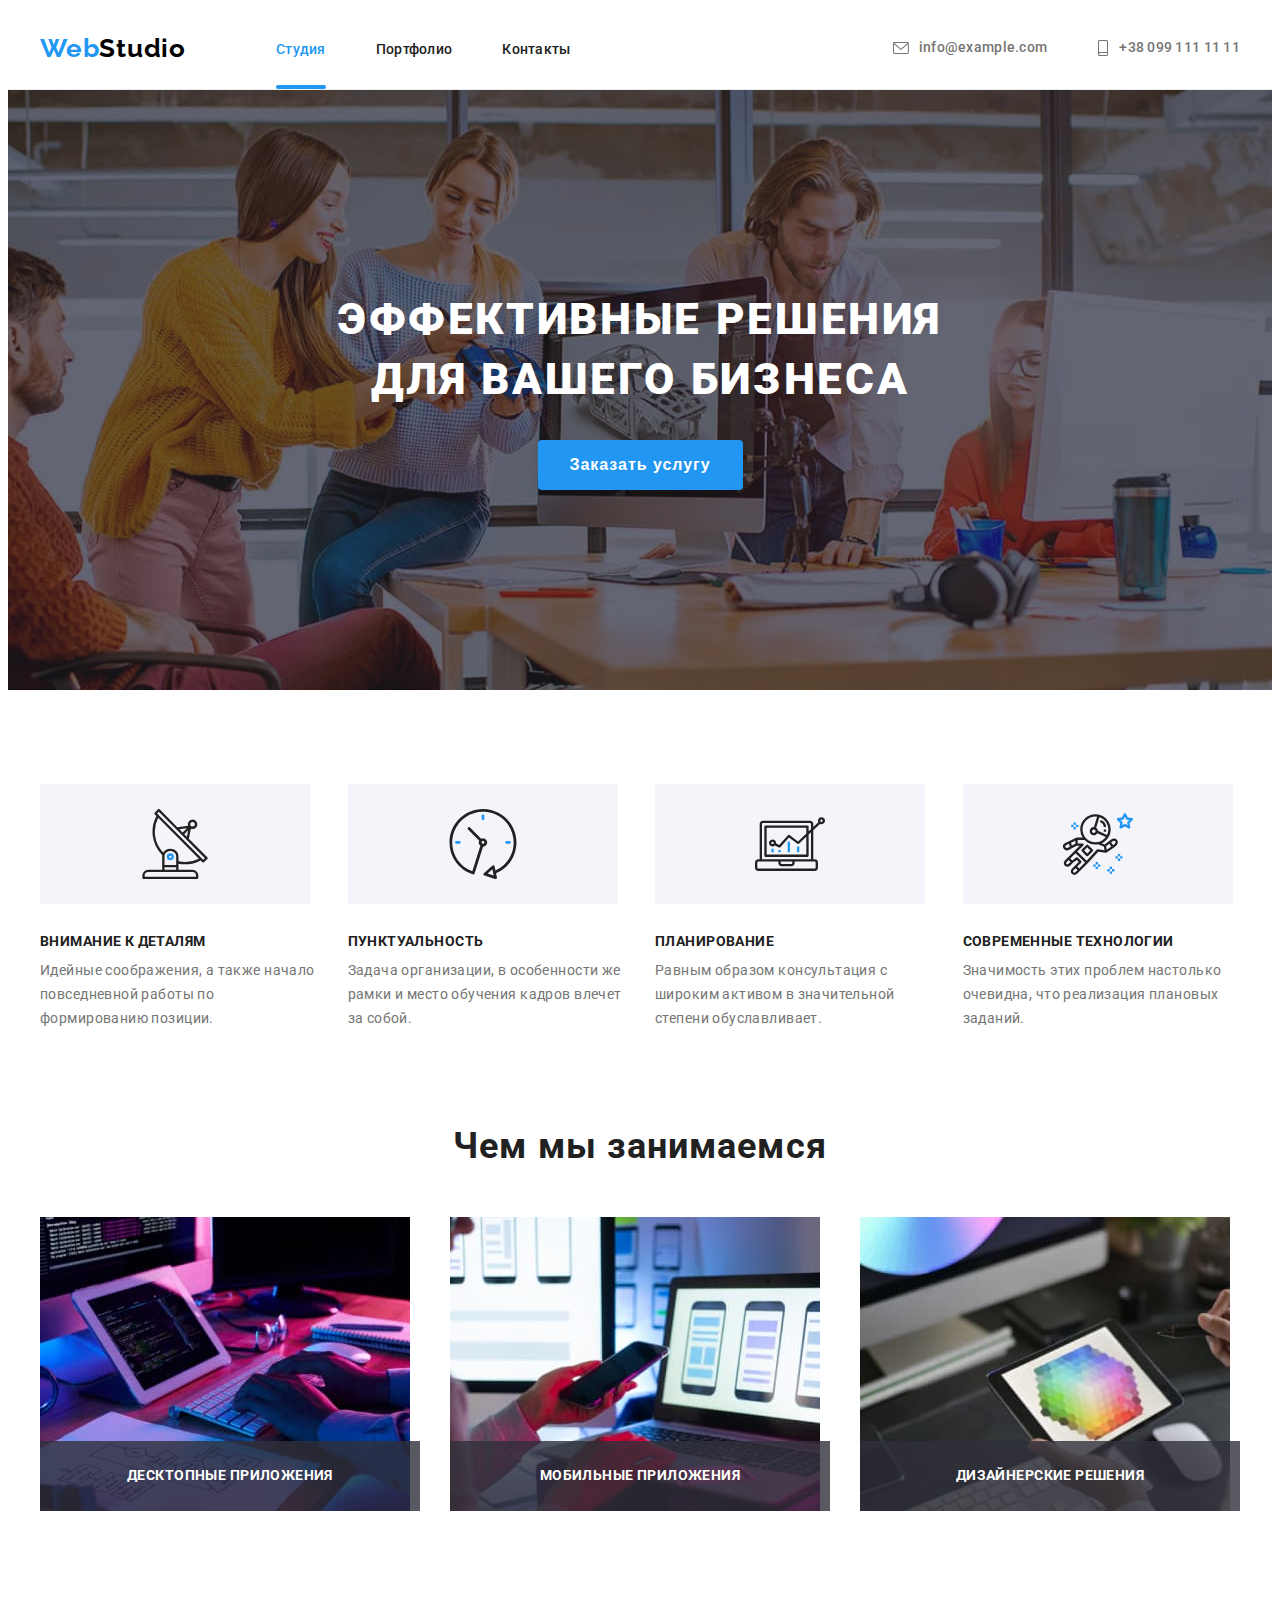
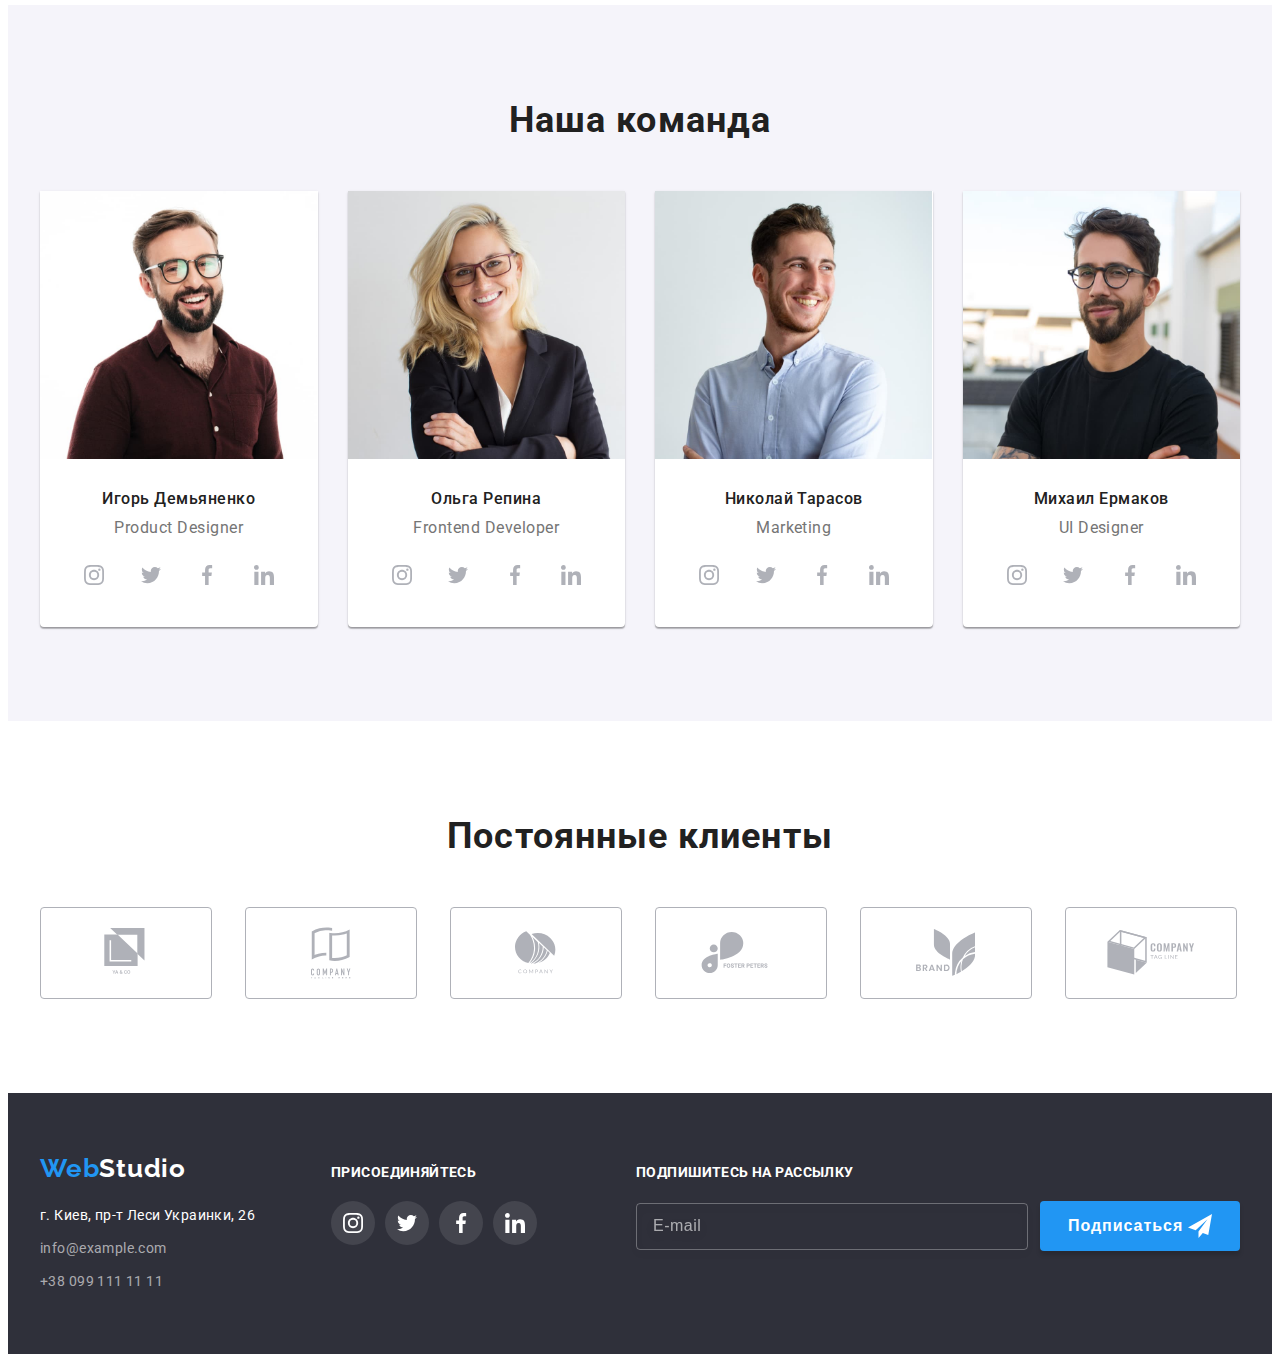
<file: index.html>
<!DOCTYPE html>
<html lang="ru">
<head>
    <meta charset="UTF-8">
    <meta http-equiv="X-UA-Compatible" content="IE=edge">
    <meta name="viewport" content="width=device-width, initial-scale=1.0">
    <title>WebStudio</title>
    <link rel="stylesheet" href="https://cdnjs.cloudflare.com/ajax/libs/modern-normalize/1.0.0/modern-normalize.css" integrity="sha512-Zx6MlUMKSVJoQ+83OwhdILe8cSEsCzfqThJd7J/VA2UrK6Ctj85p+xzqfyuNXE5B1k25uUdmJ2OzItbBy9GHAQ==" crossorigin="anonymous" />
    <link rel="preconnect" href="https://fonts.gstatic.com">
    <link href="https://fonts.googleapis.com/css2?family=Raleway:wght@700&family=Roboto:wght@400;500;700;900&display=swap" rel="stylesheet">
    <link rel="stylesheet" href="./css/styles.css">
</head>
<body>
    <header class="header">
        <div class="container">
            <nav class="header-navigation">
                <a class="link logo" href="/" lang="en">Web<span class="logo-text-white-theme">Studio</span></a>
                <ul class="list navigation-list">
                    <li class="navigation-item">
                        <a class="link navigation-link active-link" href="./index.html">Студия</a>
                    </li>
                    <li class="navigation-item">
                        <a class="link navigation-link" href="./portfolio.html">Портфолио</a>
                    </li>
                    <li class="navigation-item">
                        <a class="link navigation-link" href="">Контакты</a>
                    </li>
                </ul>
            </nav>
            <ul class="list contacts">
                <li class="contacts-item-mail"><a class="link contacts-link" href="mailto:info@example.com" lang="en">
                    <svg class="envelope-img">
                        <use href="./img/icons.svg#envelope" width=16px height=12px></use>
                    </svg>info@example.com</a></li>
                <li class="contacts-item-tel"><a class="link contacts-link" href="tel:+380991111111"><svg class="smartphone-img">
                    <use href="./img/icons.svg#smartphone" width=12px height=16px></use>
                </svg>+38 099 111 11 11</a></li>
            </ul>           
        </div>
    </header>
    <main class="main-container">
    <!--HERO-->
        <section class="hero">
            <div class="container hero-position">
                <h1 class="hero-title">Эффективные решения для вашего бизнеса</h1>
                <button class="modal-btn" type="button" data-modal-open>Заказать услугу</button>
            </div>
            
        </section>
    <!--ADVANTAGE-->
        <section class="advantage">
            <div class="container">
                <h2 class="visually-hidden">Advantage</h2>
                <ul class="list advantage-list">
                    <li class="advantage-item">
                        <div class="advantage-img-box">
                            <svg width=70px height=70px>
                                <use href="./img/icons.svg#antenna"></use>
                            </svg>
                        </div>
                        <h3 class="advantage-item-title">Внимание к деталям</h3>
                        <p class="advantage-item-text">Идейные соображения, а также начало повседневной работы по формированию позиции.</p>
                    </li>
                    <li class="advantage-item">
                        <div class="advantage-img-box">
                            <svg width=70px height=70px>
                                <use href="./img/icons.svg#clock"></use>
                            </svg>
                        </div>
                        <h3 class="advantage-item-title">Пунктуальность</h3>
                        <p class="advantage-item-text">Задача организации, в особенности же рамки и место обучения кадров влечет за собой.</p>
                    </li>
                    <li class="advantage-item">
                        <div class="advantage-img-box">
                            <svg width=70px height=70px>
                                <use href="./img/icons.svg#diagram"></use>
                            </svg>
                        </div>
                        <h3 class="advantage-item-title">Планирование</h3>
                        <p class="advantage-item-text">Равным образом консультация с широким активом в значительной степени обуславливает.</p>
                    </li>
                    <li class="advantage-item">
                        <div class="advantage-img-box">
                            <svg width=70px height=70px>
                                <use href="./img/icons.svg#astronaut"></use>
                            </svg>
                        </div>
                        <h3 class="advantage-item-title">Современные технологии</h3>
                        <p class="advantage-item-text">Значимость этих проблем настолько очевидна, что реализация плановых заданий.</p>
                    </li>
                </ul>
            </div>
        </section>
    <!--GALLERY-->
        <section class="gallery">
            <div class="container">
                <h2 class="title gt-title">Чем мы занимаемся</h2>
                <ul class="list gallery-list">
                    <li class="gallery-item">
                        <img class="gallery-img" src="./img/gallery/img-1.jpg" alt="Написание кода сайта">
                        <div class="text-container">
                            <p class="gallery-text">Десктопные приложения</p>
                        </div>
                    </li>
                    <li class="gallery-item">
                        <img class="gallery-img" src="./img/gallery/img-2.jpg" alt="Тестирование сайта на смартфоне">
                        <div class="text-container">
                            <p class="gallery-text">Мобильные приложения</p>
                        </div>
                    </li>
                    <li class="gallery-item">
                        <img class="gallery-img" src="./img/gallery/img-3.jpg" alt="Палитра цветов на планшете">
                        <div class="text-container">
                            <p class="gallery-text">Дизайнерские решения</p>
                        </div>
                    </li>
                </ul>
            </div>
        </section>
    <!--TEAM-->
        <section class="team section">
            <div class="container">
                <h2 class="title gt-title">Наша команда</h2>
                <ul class="list team-list">
                    <li class="team-item">
                        <img class="team-img" src="./img/team/img-t-1.jpg" alt="Мужчина в бордовой рубашке с бородой">
                        <div class="team-subscribe">
                            <h3 class="team-item-title">Игорь Демьяненко</h3>
                            <p class="team-position" lang="en">Product Designer</p>
                            <ul class="list social-list">
                                <li class="social-list-item">
                                    <a href="" class="social-list-link link">
                                        <svg class="social-list-icon" width=20px height=20px>
                                            <use href="./img/icons.svg#instagram"></use>
                                        </svg>
                                    </a>
                                </li>
                                <li class="social-list-item">
                                    <a href="" class="social-list-link link">
                                        <svg class="social-list-icon" width=20px height=20px>
                                            <use href="./img/icons.svg#twitter"></use>
                                        </svg>
                                    </a>
                                </li>
                                <li class="social-list-item">
                                    <a href="" class="social-list-link link">
                                        <svg class="social-list-icon" width=20px height=20px>
                                            <use href="./img/icons.svg#facebook"></use>
                                        </svg>
                                    </a>
                                </li>
                                <li class="social-list-item">
                                    <a href="" class="social-list-link link">
                                        <svg class="social-list-icon" width=20px height=20px>
                                            <use href="./img/icons.svg#linkedin"></use>
                                        </svg>
                                    </a>
                                </li>
                            </ul>
                        </div>
                    </li>
                    <li class="team-item">
                        <img class="team-img" src="./img/team/img-t-2.jpg" alt="Женщина в черном пиджаке и очках">
                        <div class="team-subscribe">
                            <h3 class="team-item-title">Ольга Репина</h3>
                            <p class="team-position" lang="en">Frontend Developer</p>
                            <ul class="list social-list">
                                <li class="social-list-item">
                                    <a href="" class="social-list-link link">
                                        <svg class="social-list-icon" width=20px height=20px>
                                            <use href="./img/icons.svg#instagram"></use>
                                        </svg>
                                    </a>
                                </li>
                                <li class="social-list-item">
                                    <a href="" class="social-list-link link">
                                        <svg class="social-list-icon" width=20px height=20px>
                                            <use href="./img/icons.svg#twitter"></use>
                                        </svg>
                                    </a>
                                </li>
                                <li class="social-list-item">
                                    <a href="" class="social-list-link link">
                                        <svg class="social-list-icon" width=20px height=20px>
                                            <use href="./img/icons.svg#facebook"></use>
                                        </svg>
                                    </a>
                                </li>
                                <li class="social-list-item">
                                    <a href="" class="social-list-link link">
                                        <svg class="social-list-icon" width=20px height=20px>
                                            <use href="./img/icons.svg#linkedin"></use>
                                        </svg>
                                    </a>
                                </li>
                            </ul>
                        </div>
                    </li>
                    <li class="team-item">
                        <img class="team-img" src="./img/team/img-t-3.jpg" alt="Мужчина в голубой рубакше">
                        <div class="team-subscribe">
                            <h3 class="team-item-title">Николай Тарасов</h3>
                            <p class="team-position" lang="en">Marketing</p>
                            <ul class="list social-list">
                                <li class="social-list-item">
                                    <a href="" class="social-list-link link">
                                        <svg class="social-list-icon" width=20px height=20px>
                                            <use href="./img/icons.svg#instagram"></use>
                                        </svg>
                                    </a>
                                </li>
                                <li class="social-list-item">
                                    <a href="" class="social-list-link link">
                                        <svg class="social-list-icon" width=20px height=20px>
                                            <use href="./img/icons.svg#twitter"></use>
                                        </svg>
                                    </a>
                                </li>
                                <li class="social-list-item">
                                    <a href="" class="social-list-link link">
                                        <svg class="social-list-icon" width=20px height=20px>
                                            <use href="./img/icons.svg#facebook"></use>
                                        </svg>
                                    </a>
                                </li>
                                <li class="social-list-item">
                                    <a href="" class="social-list-link link">
                                        <svg class="social-list-icon" width=20px height=20px>
                                            <use href="./img/icons.svg#linkedin"></use>
                                        </svg>
                                    </a>
                                </li>
                            </ul>
                        </div>
                    </li>
                    <li class="team-item">
                        <img class="team-img" src="./img/team/img-t-4.jpg" alt="Мужчина в очках, черной футболке и с бородой">
                        <div class="team-subscribe">
                            <h3 class="team-item-title">Михаил Ермаков</h3>
                            <p class="team-position" lang="en">UI Designer</p>
                            <ul class="list social-list">
                                <li class="social-list-item">
                                    <a href="" class="social-list-link link">
                                        <svg class="social-list-icon" width=20px height=20px>
                                            <use href="./img/icons.svg#instagram"></use>
                                        </svg>
                                    </a>
                                </li>
                                <li class="social-list-item">
                                    <a href="" class="social-list-link">
                                        <svg class="social-list-icon" width=20px height=20px>
                                            <use href="./img/icons.svg#twitter"></use>
                                        </svg>
                                    </a>
                                </li>
                                <li class="social-list-item">
                                    <a href="" class="social-list-link link">
                                        <svg class="social-list-icon" width=20px height=20px>
                                            <use href="./img/icons.svg#facebook"></use>
                                        </svg>
                                    </a>
                                </li>
                                <li class="social-list-item">
                                    <a href="" class="social-list-link link">
                                        <svg class="social-list-icon" width=20px height=20px>
                                            <use href="./img/icons.svg#linkedin"></use>
                                        </svg>
                                    </a>
                                </li>
                            </ul>
                        </div>
                    </li>
                </ul>
            </div>
        </section>
        <section class="section regular-customers">
            <div class="container">
                <h2 class="title rc-title">Постоянные клиенты</h2>
                <ul class="list regular-customers-list">
                    <li class="regular-customers-item">
                        <a class="customers-link" href="">
                            <svg class="cust-img" width=45px height=49px>
                                <use href="./img/icons.svg#first-company"></use>
                            </svg>
                        </a>
                    </li>
                    <li class="regular-customers-item">
                        <a class="customers-link" href="">
                            <svg class="cust-img" width=40px height=52px>
                                <use href="./img/icons.svg#second-company"></use>
                            </svg>
                        </a>
                    </li>
                    <li class="regular-customers-item">
                        <a class="customers-link" href="">
                            <svg class="cust-img" width=41px height=43px>
                                <use href="./img/icons.svg#third-company"></use>
                            </svg>
                        </a>
                    </li>
                    <li class="regular-customers-item">
                        <a class="customers-link" href="">
                            <svg class="cust-img" width=80px height=42px>
                                <use href="./img/icons.svg#fourth-company"></use>
                            </svg>
                        </a>
                    </li>
                    <li class="regular-customers-item">
                        <div class="customers-img-box">
                        <a class="customers-link" href="">
                            <svg class="cust-img" width=59px height=47px>
                                <use href="./img/icons.svg#fifth-company"></use>
                            </svg>
                        </a>
                        </div>
                    </li>
                    <li class="regular-customers-item">
                        <a class="customers-link" href="">
                            <svg class="cust-img" width=88px height=45px>
                               <use href="./img/icons.svg#sixth-company"></use>
                            </svg>
                        </a>
                    </li>
                </ul>
            </div>
        </section>
    </main>
    <footer class="footer">
        <div class="container footer-elements">
            <div class="address-container">
            <a class="link logo footer-logo" href="/" lang="en">Web<span class="logo-text-dark-theme">Studio</span></a>
            <address class="address">
                <ul class="list contact-info">
                    <li class="contact-info-item">
                        <a class="link contact-info-location" href="https://goo.gl/maps/8V9FkgbPoYz4gnN9A" target="_blank" rel="noopener noreferrer">г. Киев, пр-т Леси Украинки, 26</a>
                    </li>
                    <li class="contact-info-item">
                        <a class="link contact-info-connection" href="mailto:info@example.com" lang="en">info@example.com</a>
                    </li>
                    <li class="contact-info-item">
                        <a class="link contact-info-connection" href="tel:+380991111111">+38 099 111 11 11</a>
                    </li>
                </ul>
            </address>
            </div>
            <div class="social-container">
            <b class="social-title">присоединяйтесь</b>
            <ul class="list social-list">
                <li class="social-list-item">
                    <a href="" class="link social-list-link footer-link">
                        <svg class="social-list-icon footer-icon" width=20px height=20px>
                            <use href="./img/icons.svg#instagram"></use>
                        </svg>
                    </a>
                </li>
                <li class="social-list-item">
                    <a href="" class="link social-list-link footer-link">
                        <svg class="social-list-icon footer-icon" width=20px height=20px>
                            <use href="./img/icons.svg#twitter"></use>
                        </svg>
                    </a>
                </li>
                <li class="social-list-item">
                    <a href="" class="link social-list-link footer-link">
                        <svg class="social-list-icon footer-icon" width=20px height=20px>
                            <use href="./img/icons.svg#facebook"></use>
                        </svg>
                    </a>
                </li>
                <li class="social-list-item">
                    <a href="" class="link social-list-link footer-link">
                        <svg class="social-list-icon footer-icon" width=20px height=20px>
                            <use href="./img/icons.svg#linkedin"></use>
                        </svg>
                    </a>
                </li>
            </ul>
            </div>
            <div class="footer-form">
                <b class="social-title">Подпишитесь на рассылку</b>
                <form>
                    <label class="form-field">
                        <input type="email" class="form-input" name="e-mail" placeholder="E-mail">
                    </label>
                    <button class="modal-btn-footer" type="submit">Подписаться
                        <svg class="button-send-icon" width=24px height=24px>
                            <use href="./img/icons.svg#send"></use>
                        </svg>
                    </button>
                </form>
            </div>
        </div>
    </footer>
        <div class="backdrop is-hidden" data-modal>
            <div class="modal">
                <button class="modal-btn-close" type="button" data-modal-close>
                    <svg width=18px height=18px>
                        <use href="./img/icons.svg#close"></use>
                    </svg>
                </button>
                <div class="modal-container">
                    <b class="modal-title">Оставьте свои данные, мы вам перезвоним</b>
                    <form action="#" class="modal-form" autocomplete="off">
                        <label class="modal-label">
                            <span class="modal-text">Имя</span>
                            <span class="modal-wrapper">
                                <input type="text" class="modal-input" name="name" required>
                                <svg class="modal-icon" width=18px height=18px>
                                    <use href="./img/icons.svg#name"></use>
                                </svg>
                            </span>
                        </label>
                        <label class="modal-label">
                            <span class="modal-text">Телефон</span>
                            <span class="modal-wrapper">
                                <input type="tel" class="modal-input" name="tel" required>
                                <svg class="modal-icon" width=18px height=18px>
                                    <use href="./img/icons.svg#tel"></use>
                                </svg>
                            </span>
                        </label>
                        <label class="modal-label">
                            <span class="modal-text">Почта</span>
                            <span class="modal-wrapper">
                                <input type="email" class="modal-input" name="mail">
                                <svg class="modal-icon" width=18px height=18px>
                                    <use href="./img/icons.svg#mail"></use>
                                </svg>
                            </span>
                        </label>
                        <label class="modal-label modal-wrapper">
                            <span class="modal-text">Комментарий</span>
                            <textarea name="comment" class="modal-input comment" placeholder="Введите текст"></textarea>
                        </label>
                        <div class="modal-box">
                            <input type="checkbox" id="contract-terms" name="contract-terms" class="contract-terms visually-hidden">
                            <label for="contract-terms" class="contract-terms-desc">Соглашаюсь с рассылкой и принимаю&nbsp;<a href="" class="link contract">Условия договора</a></label>
                        </div>
                        <button type="submit" class="modal-btn">Отправить</button>
                    </form>
                </div>
            </div>
        </div>
    <script src="./js/modal.js"></script>
</body>
</html>
</file>
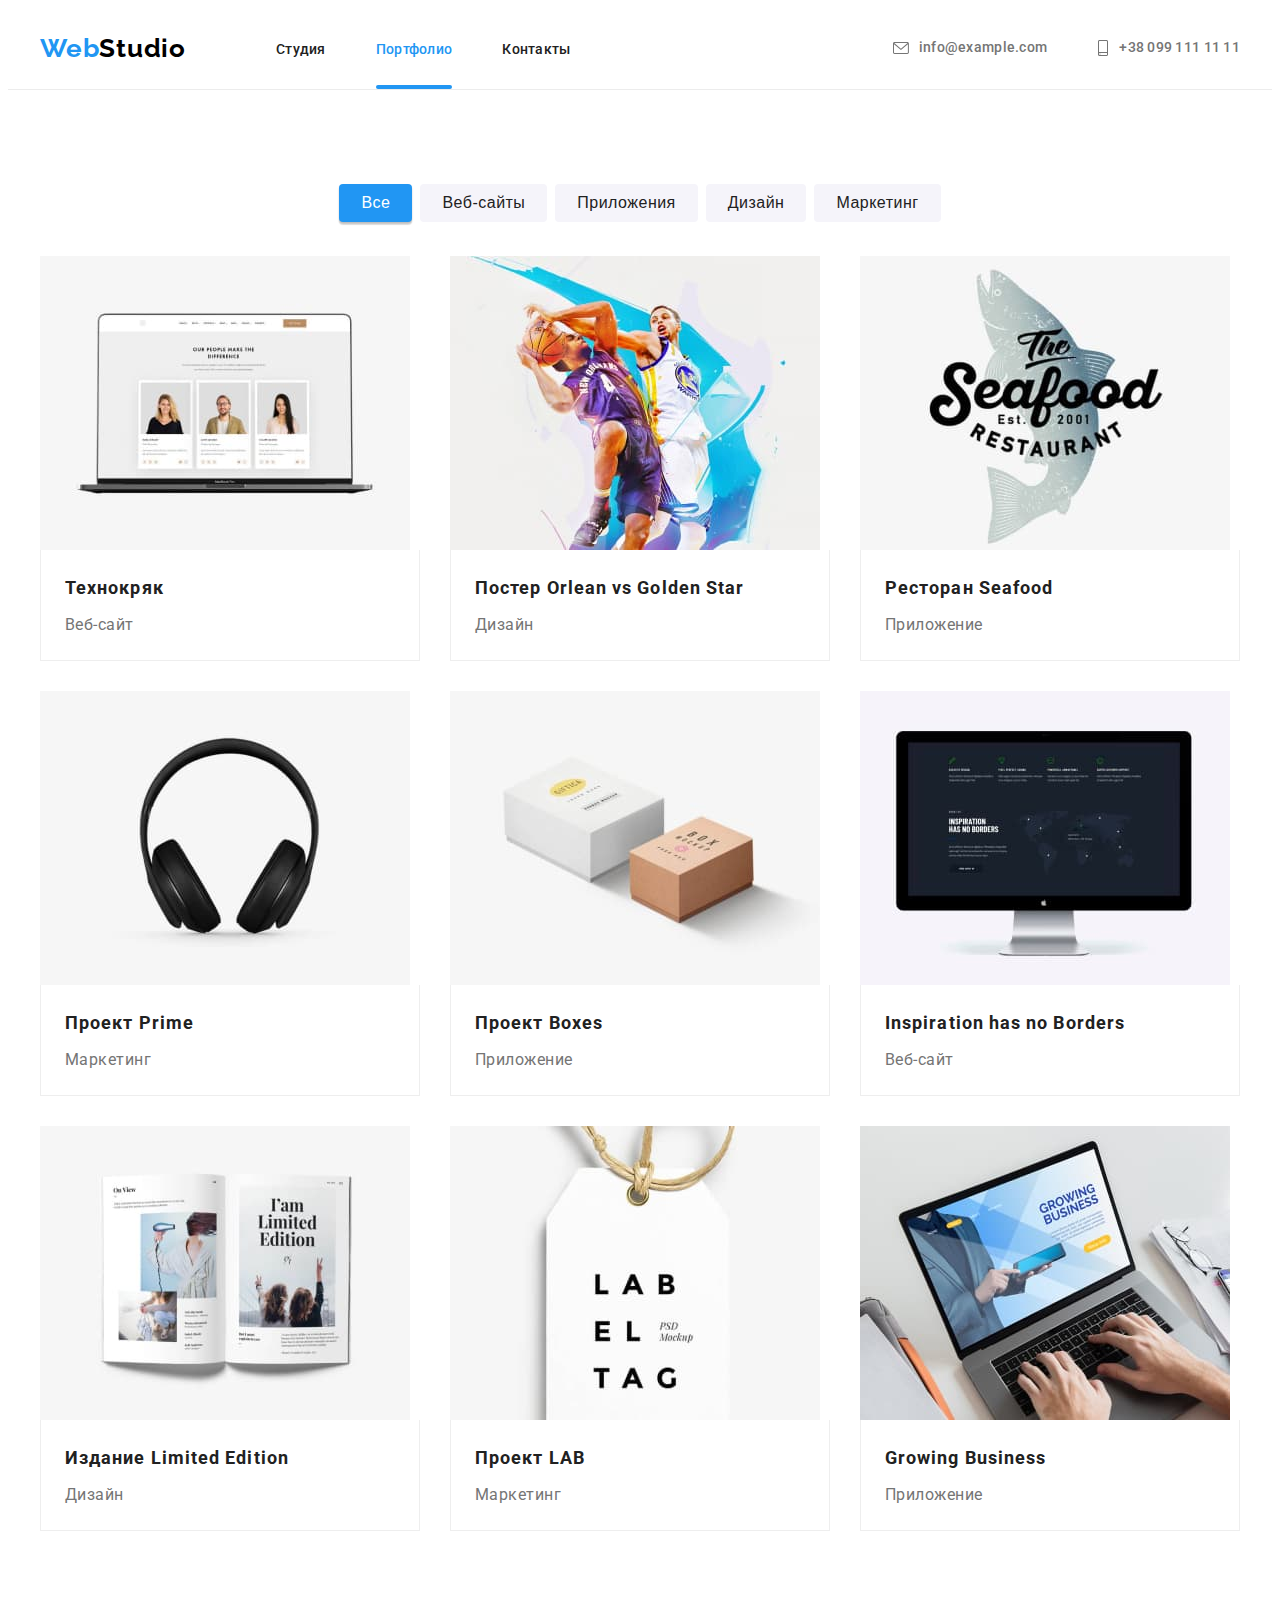
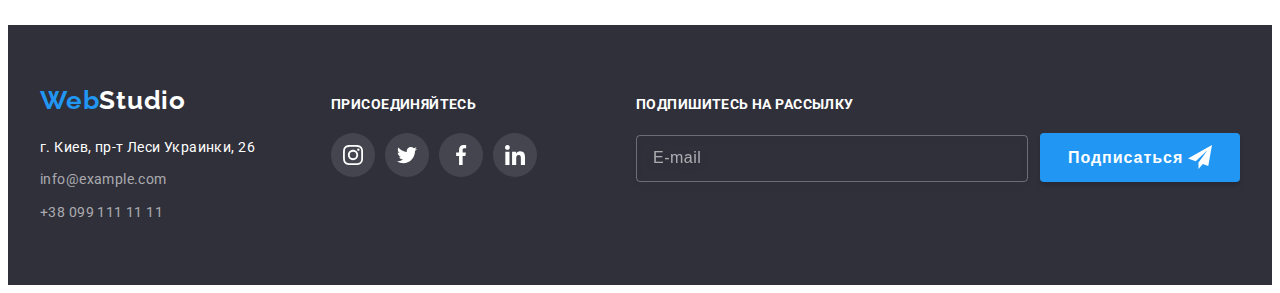
<file: portfolio.html>
<!DOCTYPE html>
<html lang="ru">
<head>
    <meta charset="UTF-8">
    <meta http-equiv="X-UA-Compatible" content="IE=edge">
    <meta name="viewport" content="width=device-width, initial-scale=1.0">
    <title>Portfolio</title>
    <link rel="stylesheet" href="https://cdnjs.cloudflare.com/ajax/libs/modern-normalize/1.0.0/modern-normalize.css" integrity="sha512-Zx6MlUMKSVJoQ+83OwhdILe8cSEsCzfqThJd7J/VA2UrK6Ctj85p+xzqfyuNXE5B1k25uUdmJ2OzItbBy9GHAQ==" crossorigin="anonymous" />
    <link rel="preconnect" href="https://fonts.gstatic.com">
    <link href="https://fonts.googleapis.com/css2?family=Raleway:wght@700&family=Roboto:wght@400;500;700;900&display=swap" rel="stylesheet">
    <link rel="stylesheet" href="./css/styles.css">
</head>
<body>
    <header class="header">
        <div class="container">
            <nav class="header-navigation">
                <a class="link logo" href="/" lang="en">Web<span class="logo-text-white-theme">Studio</span></a>
                <ul class="list navigation-list">
                    <li class="navigation-item">
                        <a class="link navigation-link" href="./index.html">Студия</a>
                    </li>
                    <li class="navigation-item">
                        <a class="link navigation-link active-link" href="./portfolio.html">Портфолио</a>
                    </li>
                    <li class="navigation-item">
                        <a class="link navigation-link" href="">Контакты</a>
                    </li>
                </ul>
            </nav>
            <ul class="list contacts">
                <li class="contacts-item-mail"><a class="link contacts-link" href="mailto:info@example.com" lang="en">
                        <svg class="envelope-img">
                            <use href="./img/icons.svg#envelope"></use>
                        </svg>info@example.com</a></li>
                <li class="contacts-item-tel"><a class="link contacts-link" href="tel:+380991111111"><svg class="smartphone-img">
                            <use href="./img/icons.svg#smartphone"></use>
                        </svg>+38 099 111 11 11</a></li>
            </ul>
        </div>
    </header>
    <main class="portfolio-main">
    <!--WORK CATEGORIES-->
    <section class="work-categories">
        <div class="container">
    <!--FILTER BUTTONS-->
            <h1 class="visually-hidden">Портфолио</h1>
            <ul class="list filter-buttons-menu">
                <li class="filter-buttons-item">
                    <button class="filter-buttons btn-all" type="button">Все</button>
                </li>
                <li class="filter-buttons-item">
                    <button class="filter-buttons" type="button">Веб-сайты</button>
                </li>
                <li class="filter-buttons-item">
                    <button class="filter-buttons" type="button">Приложения</button>
                </li>
                <li class="filter-buttons-item">
                    <button class="filter-buttons" type="button">Дизайн</button>
                </li>
                <li class="filter-buttons-item">
                    <button class="filter-buttons" type="button">Маркетинг</button>
                </li>
            </ul>
            <ul class="list work-categories-list">
                <li class="work-categories-item">
                    <a class="link work-categories-link" href="">
                        <div class="description-box">
                            <img class="work-categories-img" src="./img/work-categories/img-work-categories-1.jpg" alt="Ноутбук с открытым сайтом">
                            <p class="overlay">Технокряк это современная площадка распространения коронавируса. Компании используют эту платформу для цифрового шпионажа и атак на защищённые сервера конкурентов.</p>
                        </div>
                        <div class="work-categories-description">
                            <h2 class="work-categories-title">Технокряк</h2>
                            <p class="work-categories-product">Веб-сайт</p>
                        </div>
                    </a>
                </li>
                <li class="work-categories-item">
                    <a class="link work-categories-link" href="">
                        <div class="description-box">
                            <img class="work-categories-img" src="./img/work-categories/img-work-categories-2.jpg" alt="Два баскетболиста с мячом">
                                <p class="overlay">Технокряк это современная площадка распространения коронавируса. Компании используют эту платформу для цифрового шпионажа и атак на защищённые сервера конкурентов.</p>
                        </div>
                        <div class="work-categories-description">
                            <h2 class="work-categories-title">Постер <span lang="en">Orlean vs Golden Star</span></h2>
                            <p class="work-categories-product">Дизайн</p>
                        </div>
                    </a>
                </li>
                <li class="work-categories-item">
                    <a class="link work-categories-link" href="">
                        <div class="description-box">
                            <img class="work-categories-img" src="./img/work-categories/img-work-categories-3.jpg" alt="Логотип ресторана">
                            <p class="overlay">Технокряк это современная площадка распространения коронавируса. Компании используют эту платформу для цифрового шпионажа и атак на защищённые сервера конкурентов.</p>
                        </div>
                        <div class="work-categories-description">
                            <h2 class="work-categories-title">Ресторан <span lang="en">Seafood</span></h2>
                            <p class="work-categories-product">Приложение</p>
                        </div>
                    </a>
                </li>
                <li class="work-categories-item">
                    <a class="link work-categories-link" href="">
                        <div class="description-box">
                            <img class="work-categories-img" src="./img/work-categories/img-work-categories-4.jpg" alt="Наушники">
                            <p class="overlay">Технокряк это современная площадка распространения коронавируса. Компании используют эту платформу для цифрового шпионажа и атак на защищённые сервера конкурентов.</p>
                        </div>
                        <div class="work-categories-description">
                            <h2 class="work-categories-title">Проект <span lang="en">Prime</span></h2>
                            <p class="work-categories-product">Маркетинг</p>
                        </div>
                    </a>
                </li>
                <li class="work-categories-item">
                    <a class="link work-categories-link" href="">
                        <div class="description-box">
                            <img class="work-categories-img" src="./img/work-categories/img-work-categories-5.jpg" alt="Две небольших коробки">
                            <p class="overlay">Технокряк это современная площадка распространения коронавируса. Компании используют эту платформу для цифрового шпионажа и атак на защищённые сервера конкурентов.</p>
                        </div>
                        <div class="work-categories-description">
                            <h2 class="work-categories-title">Проект <span lang="en">Boxes</span></h2>
                            <p class="work-categories-product">Приложение</p>
                        </div>
                    </a>
                </li>
                <li class="work-categories-item">
                    <a class="link work-categories-link" href="">
                        <div class="description-box">
                            <img class="work-categories-img" src="./img/work-categories/img-work-categories-6.jpg" alt="Монитор с открытым сайтом">
                            <p class="overlay">Технокряк это современная площадка распространения коронавируса. Компании используют эту платформу для цифрового шпионажа и атак на защищённые сервера конкурентов.</p>
                        </div>
                        <div class="work-categories-description">
                            <h2 class="work-categories-title" lang="en">Inspiration has no Borders</h2>
                            <p class="work-categories-product">Веб-сайт</p>
                        </div>
                    </a>
                </li>
                <li class="work-categories-item">
                    <a class="link work-categories-link" href="">
                        <div class="description-box">
                            <img class="work-categories-img" src="./img/work-categories/img-work-categories-7.jpg"
                                alt="Развернутая книга с изображениями">
                            <p class="overlay">Технокряк это современная площадка распространения коронавируса. Компании используют эту платформу для цифрового шпионажа и атак на защищённые сервера конкурентов.</p>
                        </div>
                        <div class="work-categories-description">
                            <h2 class="work-categories-title">Издание <span lang="en">Limited Edition</span></h2>
                            <p class="work-categories-product">Дизайн</p>
                        </div>
                    </a>
                </li>
                <li class="work-categories-item">
                    <a class="link work-categories-link" href="">
                        <div class="description-box">
                            <img class="work-categories-img" src="./img/work-categories/img-work-categories-8.jpg"
                                alt="Бирка на веревочке с логотипом проэкта">
                            <p class="overlay">Технокряк это современная площадка распространения коронавируса. Компании используют эту платформу для цифрового шпионажа и атак на защищённые сервера конкурентов.</p>
                        </div>
                        <div class="work-categories-description">
                            <h2 class="work-categories-title">Проект <span lang="en">LAB</span></h2>
                            <p class="work-categories-product">Маркетинг</p>
                        </div>
                    </a>
                </li>
                <li class="work-categories-item">
                    <a class="link work-categories-link" href="">
                        <div class="description-box">
                            <img class="work-categories-img" src="./img/work-categories/img-work-categories-9.jpg"
                                alt="Человек работает за ноутбуком с открытим приложением">
                            <p class="overlay">Технокряк это современная площадка распространения коронавируса. Компании используют эту платформу для цифрового шпионажа и атак на защищённые сервера конкурентов.</p>
                        </div>
                        <div class="work-categories-description">
                            <h2 class="work-categories-title" lang="en">Growing Business</h2>
                            <p class="work-categories-product">Приложение</p>
                        </div>
                    </a>
                </li>
            </ul>
        </div>
    </section>
    </main>
    <footer class="footer">
        <div class="container footer-elements">
            <div class="address-container">
                <a class="link logo footer-logo" href="/" lang="en">Web<span class="logo-text-dark-theme">Studio</span></a>
                <address class="address">
                    <ul class="list contact-info">
                        <li class="contact-info-item">
                            <a class="link contact-info-location" href="https://goo.gl/maps/8V9FkgbPoYz4gnN9A"
                                target="_blank" rel="noopener noreferrer">г. Киев, пр-т Леси Украинки, 26</a>
                        </li>
                        <li class="contact-info-item">
                            <a class="link contact-info-connection" href="mailto:info@example.com"
                                lang="en">info@example.com</a>
                        </li>
                        <li class="contact-info-item">
                            <a class="link contact-info-connection" href="tel:+380991111111">+38 099 111 11 11</a>
                        </li>
                    </ul>
                </address>
            </div>
            <div class="social-container">
                <b class="social-title">присоединяйтесь</b>
                <ul class="list social-list">
                    <li class="social-list-item">
                        <a href="" class="link social-list-link footer-link">
                            <svg class="social-list-icon footer-icon" width=20px height=20px>
                                <use href="./img/icons.svg#instagram"></use>
                            </svg>
                        </a>
                    </li>
                    <li class="social-list-item">
                        <a href="" class="link social-list-link footer-link">
                            <svg class="social-list-icon footer-icon" width=20px height=20px>
                                <use href="./img/icons.svg#twitter"></use>
                            </svg>
                        </a>
                    </li>
                    <li class="social-list-item">
                        <a href="" class="link social-list-link footer-link">
                            <svg class="social-list-icon footer-icon" width=20px height=20px>
                                <use href="./img/icons.svg#facebook"></use>
                            </svg>
                        </a>
                    </li>
                    <li class="social-list-item">
                        <a href="" class="link social-list-link footer-link">
                            <svg class="social-list-icon footer-icon" width=20px height=20px>
                                <use href="./img/icons.svg#linkedin"></use>
                            </svg>
                        </a>
                    </li>
                </ul>
            </div>
            <div class="footer-form">
                <b class="social-title">Подпишитесь на рассылку</b>
                <form>
                    <label class="form-field">
                        <input type="email" class="form-input" name="e-mail" placeholder="E-mail">
                    </label>
                    <button class="modal-btn-footer" type="input">Подписаться
                        <svg class="button-send-icon" width=24px height=24px>
                            <use href="./img/icons.svg#send"></use>
                        </svg>
                    </button>
                </form>
            </div>
            </div>
        </div>
    </footer>
</body>
</html>
</file>
<file: css/styles.css>
/*================COMMON STYLES================*/
:root {
  --main-font: 'Roboto', sans-serif;
  --secondary-font: 'Raleway', sans-serif;
  --accent-color: #2196f3;
  --main-color: #ffffff;
  --second-color: #000;
  --title-color: #212121;
  --link-color: #757575;
  --background-color: #f5f4fa;
  --background-section-color: #2f303a;
  --box-shadow-color: rgba(0, 0, 0, 0.15);
  --contact-info-conection-color: rgba(255, 255, 255, 0.6);
  --line-color: #ececec;
  --work-categories-color: #eeeeee;
  --border-color: #afb1b8;
  --section-pt: 94px;
  --section-pb: 94px;
  --animation-timing-function: cubic-bezier(0.4, 0, 0.2, 1);
}

body {
  font-family: var(--main-font);
  background-color: var(--main-color);
}

h1,
h2,
h3,
h4,
h5,
h6,
p {
  margin: 0;
}

ul,
ol {
  margin: 0;
  padding: 0;
}

img {
  display: block;
  max-width: 100%;
}

.visually-hidden {
  position: absolute !important;
  clip: rect(1px 1px 1px 1px); /* IE6, IE7 */
  clip: rect(1px, 1px, 1px, 1px);
  padding: 0 !important;
  border: 0 !important;
  height: 1px !important;
  width: 1px !important;
  overflow: hidden;
}

.link {
  text-decoration: none;
}

.list {
  list-style: none;
}

.address {
  font-style: normal;
}

.title {
  font-weight: bold;
  font-size: 36px;
  line-height: 1.17;
  text-align: center;
  letter-spacing: 0.03em;
  color: var(--title-color);
}

.backdrop {
  position: fixed;
  top: 0;
  left: 0;
  opacity: 1;
  width: 100%;
  height: 100%;
  background-color: rgba(0, 0, 0, 0.2);
  transition: opacity 250ms var(--animation-timing-function);
}

.is-hidden {
  opacity: 0;
  pointer-events: none;
}

.backdrop.is-hidden .modal {
  transform: translate(-50%, -50%) scale(0.9);
}

.modal {
  position: absolute;
  top: 50%;
  left: 50%;
  transform: translate(-50%, -50%) scale(1);
  transition: transform 250ms var(--animation-timing-function);
  width: 528px;
  height: 582px;
  background: var(--main-color);
  box-shadow: 0px 1px 3px rgba(0, 0, 0, 0.12), 0px 1px 1px rgba(0, 0, 0, 0.14), 0px 2px 1px rgba(0, 0, 0, 0.2);
  border-radius: 4px;
}

.modal-btn {
  font-weight: bold;
  font-size: 16px;
  line-height: 1.87;
  letter-spacing: 0.06em;
  color: var(--main-color);
  cursor: pointer;
  background: var(--accent-color);
  box-shadow: 0px 4px 4px var(--box-shadow-color);
  border-radius: 4px;
  border-style: none;
  padding: 10px 32px;
  align-self: center;
}

.modal-container {
  padding: 40px;
}

.modal-form {
  display: flex;
  flex-direction: column;
}

.modal-title {
  display: block;
  text-align: center;
  margin-bottom: 12px;
  font-weight: bold;
  font-size: 20px;
  line-height: 1.15;
  letter-spacing: 0.03em;
  color: var(--title-color);
}

.modal-label {
  margin-bottom: 10px;
}

.modal-text {
  display: block;
  margin-bottom: 4px;
  font-size: 12px;
  line-height: 1.17;
  letter-spacing: 0.01em;
  color: var(--link-color);
}

.modal-input {
  display: block;
  width: 100%;
  border: 1px solid rgba(83, 74, 74, 0.2);
  border-radius: 4px;
  padding: 11px 12px;
  padding-left: 42px;
  outline: none;
  transition: border-color 250ms var(--animation-timing-function);
}

.modal-wrapper {
  position: relative;
  display: block;
}

.modal-wrapper:focus-within > .modal-icon {
  fill: var(--accent-color);
}

.modal-wrapper:focus-within > .modal-input {
  border-color: var(--accent-color);
}

.modal-icon {
  position: absolute;
  top: 50%;
  left: 12px;
  transform: translateY(-50%);
  transition: fill 250ms var(--animation-timing-function);
}

.comment {
  resize: none;
  height: 120px;
  margin-bottom: 20px;
  padding: 12px 16px;
  font-size: 12px;
  line-height: 1.17;
  letter-spacing: 0.01em;
}

.comment::placeholder {
  font-size: 12px;
  line-height: 1.17;
  letter-spacing: 0.01em;
  color: rgba(117, 117, 117, 0.5);
}

.contract-terms-desc {
  display: inline-flex;
  align-items: center;
  font-size: 14px;
  line-height: 1.71;
  letter-spacing: 0.03em;
  color: var(--link-color);
  margin-bottom: 30px;
}

.contract-terms-desc::before {
  display: block;
  content: '';
  width: 16px;
  height: 15px;
  margin-right: 8px;
  border: 2px solid var(--title-color);
  border-radius: 2px;
  cursor: pointer;
  transition: background-color 250ms var(--animation-timing-function),
    background-image 250ms var(--animation-timing-function), border-color 250ms var(--animation-timing-function);
}

.contract-terms:focus + .contract-terms-desc::before {
  box-shadow: 0 0 0 2px black;
}

.contract-terms:checked + .contract-terms-desc::before {
  background-color: var(--accent-color);
  background-image: url(../img/check.svg);
  background-size: contain;
  background-origin: border-box;
  border-color: var(--accent-color);
  box-shadow: 0 0 0 2px transparent;
}

.contract {
  font-size: 14px;
  line-height: 1.71;
  letter-spacing: 0.03em;
  text-decoration-line: underline;
  color: var(--accent-color);
}

.contract-terms {
  margin-bottom: 30px;
}

.modal-box {
  display: flex;
  text-align: center;
}

.modal-btn-close {
  display: inline-flex;
  position: absolute;
  right: 8px;
  top: 8px;
  width: 30px;
  height: 30px;
  justify-content: center;
  align-items: center;
  padding: 0;
  cursor: pointer;
  border-radius: 50%;
  border: 1px solid rgba(0, 0, 0, 0.1);
  background-color: var(--main-color);
  transition: fill 250ms var(--animation-timing-function);
}

.modal-btn-close:hover,
.modal-btn-close:focus {
  fill: var(--accent-color);
}

.container {
  width: 1200px;
  margin: 0 auto;
  padding-left: 15px;
  padding-right: 15px;
}

.section {
  padding-top: var(--section-pt);
  padding-bottom: var(--section-pb);
}

.social-list {
  display: flex;
  justify-content: space-between;
}

.social-list-icon {
  fill: var(--border-color);
  transition: fill 250ms var(--animation-timing-function);
}

.social-list-link {
  display: flex;
  justify-content: center;
  align-items: center;
  width: 44px;
  height: 44px;
  border-radius: 50%;
  background-color: transparent;
  transition: background-color 250ms var(--animation-timing-function);
}

.social-list-link:hover,
.social-list-link:focus {
  background-color: var(--accent-color);
}

.social-list-link:focus .social-list-icon,
.social-list-link:hover .social-list-icon {
  fill: var(--main-color);
}

/*========HEADER========*/
.header {
  background-color: var(--main-color);
  border-bottom: var(--line-color) solid 1px;
}
.header .container {
  display: flex;
  align-items: center;
}
.header-navigation {
  display: flex;
  align-items: center;
}

.navigation-list {
  display: flex;
  align-items: center;
}

.active-link::after {
  position: absolute;
  bottom: 0;
  left: 0;
  width: 100%;
  height: 4px;
  content: '';
  background-color: var(--accent-color);
  border-radius: 2px;
  overflow: hidden;
}

.logo {
  font-family: var(--secondary-font);
  font-weight: 700;
  font-size: 26px;
  line-height: 1.19;
  letter-spacing: 0.03em;
  color: var(--accent-color);
  padding-top: 25px;
  padding-bottom: 25px;
  margin-right: 90px;
}

.logo-text-white-theme {
  color: var(--second-color);
}

.logo-text-dark-theme {
  color: var(--main-color);
}

.navigation-link {
  position: relative;
  font-weight: 500;
  font-size: 14px;
  line-height: 1.14;
  letter-spacing: 0.02em;
  padding-top: 32px;
  padding-bottom: 32px;
  color: var(--title-color);
  transition: color 250ms var(--animation-timing-function);
}

.navigation-link:hover,
.navigation-link:focus {
  color: var(--accent-color);
}

.active-link {
  color: var(--accent-color);
}

.navigation-item:not(:last-child) {
  margin-right: 50px;
}

.contacts {
  display: flex;
  margin-left: auto;
}

.contacts-item-mail {
  margin-right: 50px;
}

.contacts-link {
  display: flex;
  align-items: center;
  font-weight: 500;
  font-size: 14px;
  line-height: 1.14;
  letter-spacing: 0.02em;
  padding-top: 32px;
  padding-bottom: 32px;
  color: var(--link-color);
  fill: var(--link-color);
  transition: color 250ms, fill 250ms var(--animation-timing-function);
}

.envelope-img {
  width: 16px;
  height: 12px;
  margin-right: 10px;
}

.smartphone-img {
  width: 12px;
  height: 16px;
  margin-right: 10px;
}

.contacts-link:hover,
.contacts-link:focus {
  color: var(--accent-color);
  fill: var(--accent-color);
}
/*========END HEADER========*/

/*========FOOTER========*/
.footer {
  background: var(--background-section-color);
  padding-top: 60px;
  padding-bottom: 60px;
}

.footer-logo {
  margin-bottom: 20px;
  display: block;
  padding: 0;
  margin-right: 0;
}

.contact-info-location {
  font-size: 14px;
  line-height: 1.71;
  letter-spacing: 0.03em;
  color: var(--main-color);
}

.contact-info-connection {
  font-size: 14px;
  line-height: 1.71;
  letter-spacing: 0.03em;
  color: var(--contact-info-conection-color);
}

.contact-info-item:not(:last-child) {
  margin-bottom: 9px;
}

.footer-elements {
  display: flex;
  align-items: baseline;
  justify-content: space-between;
}

.address-container {
  margin-right: 70px;
}

.social-container {
  min-width: 206px;
  margin-right: 93px;
}

.social-title {
  display: block;
  font-size: 14px;
  line-height: 1.14;
  letter-spacing: 0.03em;
  text-transform: uppercase;
  color: var(--main-color);
  margin-bottom: 20px;
}

.form-field {
  position: relative;
}

.form-input {
  width: 358px;
  margin-right: 8px;
  color: var(--main-color);
  border: 1px solid rgba(255, 255, 255, 0.3);
  filter: drop-shadow(0px 4px 4px rgba(0, 0, 0, 0.15));
  border-radius: 4px;
  background-color: transparent;
  padding: 15px 16px;
  outline: none;
}

.form-input::placeholder {
  font-size: 16px;
  line-height: 1.25;
  letter-spacing: 0.03em;
  color: rgba(255, 255, 255, 0.6);
}

.modal-btn-footer {
  display: inline-flex;
  justify-content: space-between;
  align-items: center;
  min-width: 200px;
  font-weight: bold;
  font-size: 16px;
  line-height: 1.87;
  letter-spacing: 0.06em;
  color: var(--main-color);
  cursor: pointer;
  background: var(--accent-color);
  box-shadow: 0px 4px 4px var(--box-shadow-color);
  border-radius: 4px;
  border-style: none;
  padding: 10px 28px;
  fill: var(--main-color);
}

.footer-link {
  background-color: rgba(255, 255, 255, 0.1);
}

.footer-icon {
  fill: var(--main-color);
}
/*========END FOOTER========*/
/*================END COMMON STYLES================*/

/*================STUDIO================*/
/*========HERO========*/
.hero {
  margin: 0 auto;
  background-color: var(--background-section-color);
  background-image: linear-gradient(to bottom, rgba(47, 48, 58, 0.4), rgba(47, 48, 58, 0.4)), url(../img/hero/bg.jpg);
  background-repeat: no-repeat;
  background-position: center;
  max-width: 1600px;
  background-size: cover;
}

.hero-title {
  font-weight: 900;
  font-size: 44px;
  line-height: 1.36;
  text-align: center;
  letter-spacing: 0.06em;
  text-transform: uppercase;
  color: var(--main-color);
  max-width: 696px;
  margin: 0 auto;
  margin-bottom: 30px;
}

.hero-position {
  padding-top: 200px;
  padding-bottom: 200px;
  text-align: center;
}
/*========END HERO========*/

/*========ADVANTAGE========*/
.advantage {
  background-color: var(--main-color);
  padding-top: 94px;
  padding-bottom: 47px;
}

.advantage-img-box {
  display: flex;
  align-items: center;
  justify-content: center;
  width: 270px;
  height: 120px;
  background-color: var(--background-color);
  margin-bottom: 30px;
}
.advantage-list {
  display: flex;
  flex-wrap: wrap;
  margin-left: -30px;
  margin-top: -30px;
}

.advantage-item {
  margin-top: 30px;
  margin-left: 30px;
  flex-basis: calc(100% / 4 - 30px);
}

.advantage-item-title {
  font-weight: bold;
  font-size: 14px;
  line-height: 1.14;
  letter-spacing: 0.03em;
  text-transform: uppercase;
  color: var(--title-color);
  margin-bottom: 10px;
}

.advantage-item-text {
  font-size: 14px;
  line-height: 1.71;
  letter-spacing: 0.03em;
  color: var(--link-color);
}
/*========END ADVANTAGE========*/

/*========GALLERY========*/
.gallery {
  background-color: var(--main-color);
  padding-top: 47px;
  padding-bottom: 94px;
}

.gt-title {
  margin-bottom: 50px;
}

.gallery-list {
  display: flex;
  flex-wrap: wrap;
  margin-top: -30px;
  margin-left: -30px;
}

.gallery-item {
  margin-top: 30px;
  margin-left: 30px;
  flex-basis: calc(100% / 3 - 30px);
  position: relative;
}

.text-container {
  background: rgba(47, 48, 58, 0.8);
  padding-top: 27px;
  padding-bottom: 27px;
  position: absolute;
  bottom: 0px;
  width: 100%;
}

.gallery-text {
  display: block;
  font-weight: bold;
  font-size: 14px;
  line-height: 1.14;
  text-align: center;
  letter-spacing: 0.03em;
  text-transform: uppercase;
  color: var(--main-color);
}
/*========END GALLERY========*/

/*========TEAM========*/
.team {
  background-color: var(--background-color);
}

.team-list {
  display: flex;
  flex-wrap: wrap;
  margin-top: -30px;
  margin-left: -30px;
}

.team-item {
  margin-top: 30px;
  margin-left: 30px;
  flex-basis: calc(100% / 4 - 30px);
  background-color: var(--main-color);
  box-shadow: 0px 1px 3px rgba(0, 0, 0, 0.12), 0px 1px 1px rgba(0, 0, 0, 0.14), 0px 2px 1px rgba(0, 0, 0, 0.2);
  border-radius: 0px 0px 4px 4px;
}

.team-item-title {
  font-weight: 500;
  font-size: 16px;
  line-height: 1.19;
  text-align: center;
  letter-spacing: 0.03em;
  color: var(--title-color);
  margin-bottom: 10px;
}

.team-position {
  font-size: 16px;
  line-height: 1.19;
  text-align: center;
  letter-spacing: 0.03em;
  color: var(--link-color);
  margin-bottom: 16px;
}

.team-subscribe {
  padding: 30px 32px;
}
/*========END TEAM========*/

/*========REGULAR CUSTOMERS========*/
.regular-customers {
  background-color: var(--main-color);
}

.rc-title {
  margin-bottom: 50px;
}

.regular-customers-list {
  display: flex;
  flex-wrap: wrap;
  margin-top: -30px;
  margin-left: -30px;
}

.regular-customers-item {
  margin-top: 30px;
  margin-left: 30px;
  flex-basis: calc(100% / 6 - 30px);
}

.customers-link {
  display: flex;
  justify-content: center;
  align-items: center;
  width: 170px;
  height: 90px;
  background: transparent;
  border: 1px solid var(--border-color);
  border-radius: 4px;
  transition: border-color 250ms var(--animation-timing-function);
}

.cust-img {
  fill: var(--border-color);
  transition: fill 250ms var(--animation-timing-function);
}

.customers-link:hover,
.customers-link:focus {
  border-color: var(--accent-color);
}

.customers-link:hover .cust-img,
.customers-link:focus .cust-img {
  fill: var(--accent-color);
}
/*========END REGULAR CUSTOMERS========*/

/*================END STUDIO================*/

/*================PORTFOLIO================*/
.work-categories {
  padding-top: var(--section-pt);
  padding-bottom: var(--section-pb);
}

/*========FILTER BUTTONS========*/
.filter-buttons {
  border-radius: 4px;
  border-style: none;
  background-color: var(--background-color);
  color: var(--title-color);
  font-weight: 500;
  font-size: 16px;
  line-height: 1.62;
  text-align: center;
  letter-spacing: 0.03em;
  padding: 6px 22px;
  transition: background-color 250ms, color 250ms, box-shadow 250ms var(--animation-timing-function);
}

.filter-buttons:hover,
.filter-buttons:focus {
  background-color: var(--accent-color);
  cursor: pointer;
  color: var(--main-color);
  box-shadow: 0px 3px 1px rgba(0, 0, 0, 0.1), 0px 1px 2px rgba(0, 0, 0, 0.08), 0px 2px 2px rgba(0, 0, 0, 0.12);
}

.btn-all {
  color: var(--main-color);
  background-color: var(--accent-color);
  box-shadow: 0px 3px 1px rgba(0, 0, 0, 0.1), 0px 1px 2px rgba(0, 0, 0, 0.08), 0px 2px 2px rgba(0, 0, 0, 0.12);
}

.filter-buttons-menu {
  display: flex;
  align-items: center;
  text-align: center;
  justify-content: center;
  margin-bottom: 34px;
}
.filter-buttons-item:not(:last-child) {
  margin-right: 8px;
}
/*========END FILTER BUTTONS========*/

/*========WORK CATEGORIES========*/
.overlay {
  position: absolute;
  top: 0;
  left: 0;
  width: 100%;
  height: 100%;
  transform: translateY(110%);
  transition: transform 250ms var(--animation-timing-function);
  padding: 63px 24px;
  background: rgba(33, 150, 243, 0.9);
  font-size: 18px;
  line-height: 1.56;
  letter-spacing: 0.03em;
  color: var(--main-color);
}

.work-categories-link:hover .overlay,
.work-categories-link:focus .overlay {
  transform: translateY(0);
}

.work-categories-title {
  font-weight: bold;
  font-size: 18px;
  line-height: 2;
  letter-spacing: 0.06em;
  color: var(--title-color);
  margin-bottom: 4px;
}

.description-box {
  position: relative;
  overflow: hidden;
}

.work-categories-product {
  font-size: 16px;
  line-height: 1.87;
  letter-spacing: 0.03em;
  color: var(--link-color);
}

.work-categories-description {
  padding: 20px 24px;
  border: var(--work-categories-color) solid 1px;
  border-top: none;
}

.work-categories-list {
  display: flex;
  flex-wrap: wrap;
  margin-left: -30px;
  margin-top: -30px;
}
.work-categories-item {
  margin-left: 30px;
  margin-top: 30px;
  background-color: var(--main-color);
  flex-basis: calc(100% / 3 - 30px);
  transition: box-shadow 250ms var(--animation-timing-function);
}

.work-categories-item:hover {
  box-shadow: 0px 1px 1px rgba(0, 0, 0, 0.12), 0px 4px 4px rgba(0, 0, 0, 0.06), 1px 4px 6px rgba(0, 0, 0, 0.16);
}
/*========END WORK CATEGORIES========*/
</file>
